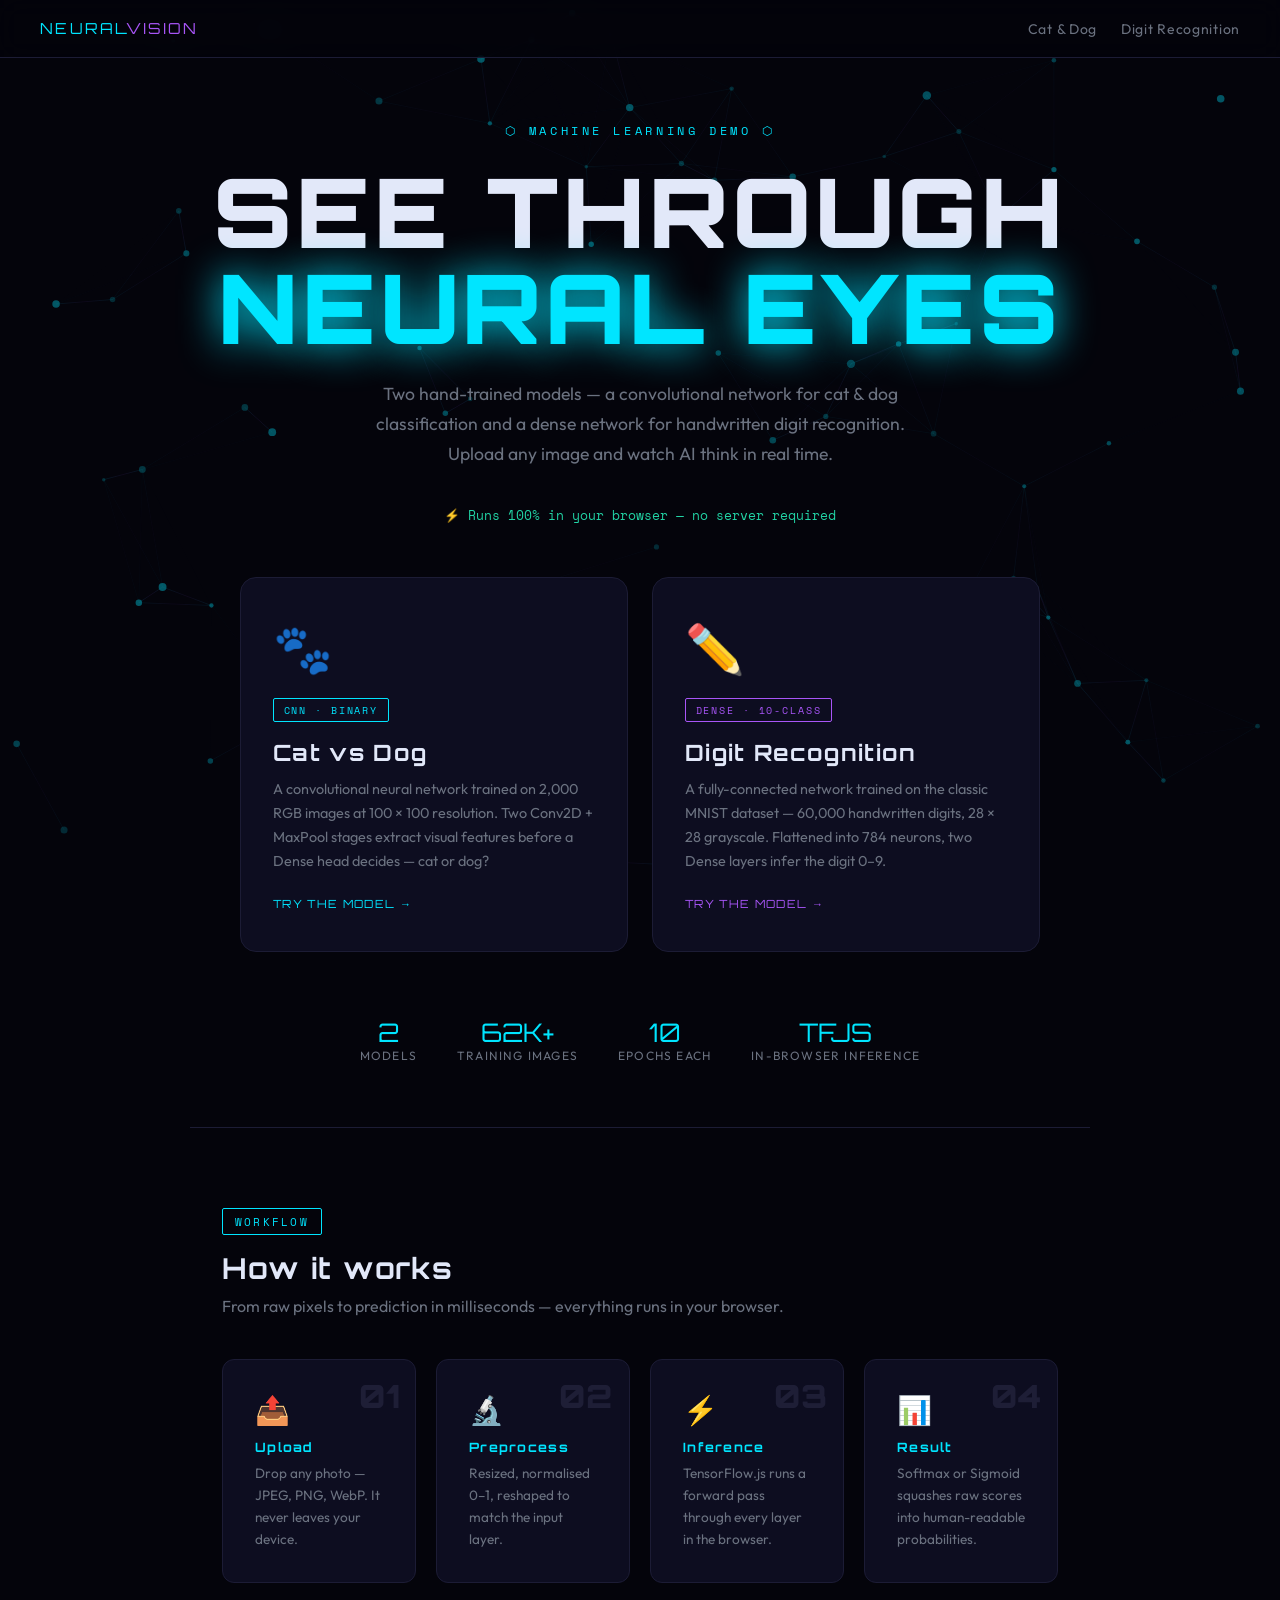
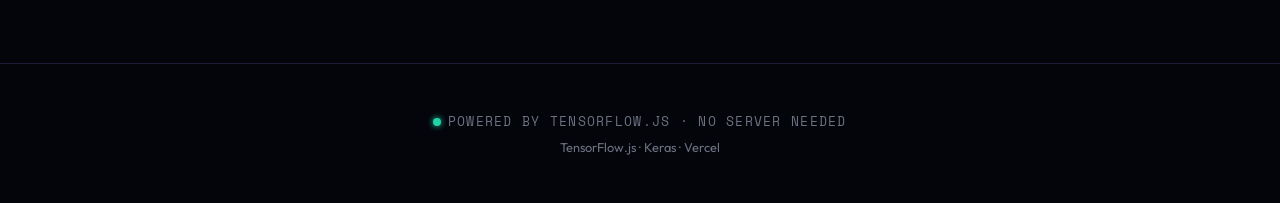
<file: index.html>
<!DOCTYPE html>
<html lang="en">
<head>
  <meta charset="UTF-8" />
  <meta name="viewport" content="width=device-width, initial-scale=1.0" />
  <title>Neural Vision — AI Image Classifier</title>
  <link rel="stylesheet" href="static/css/style.css" />
</head>
<body>

<canvas id="neural-canvas"></canvas>

<div class="page-wrap">

  <nav>
    <a class="nav-logo" href="index.html">NEURAL<span>VISION</span></a>
    <div class="nav-links">
      <a href="catdog.html">Cat &amp; Dog</a>
      <a href="mnist.html">Digit Recognition</a>
    </div>
  </nav>

  <section class="hero">
    <p class="hero-eyebrow">⬡ MACHINE LEARNING DEMO ⬡</p>

    <h1>
      SEE THROUGH<br>
      <span class="line2 glitch">NEURAL EYES</span>
    </h1>

    <p class="hero-sub">
      Two hand-trained models — a convolutional network for cat &amp; dog
      classification and a dense network for handwritten digit recognition.
      Upload any image and watch AI think in real time.
      <br><br>
      <span style="color:var(--green);font-family:var(--font-mono);font-size:.8rem">
        ⚡ Runs 100% in your browser — no server required
      </span>
    </p>

    <div class="model-cards">
      <a class="model-card cat-dog" href="catdog.html">
        <span class="card-icon">🐾</span>
        <span class="card-tag">CNN · BINARY</span>
        <h2 class="card-title">Cat vs Dog</h2>
        <p class="card-body">
          A convolutional neural network trained on 2,000 RGB images at 100 × 100
          resolution. Two Conv2D + MaxPool stages extract visual features before a
          Dense head decides — cat or dog?
        </p>
        <span class="card-cta">TRY THE MODEL →</span>
      </a>

      <a class="model-card mnist" href="mnist.html">
        <span class="card-icon">✏️</span>
        <span class="card-tag">DENSE · 10-CLASS</span>
        <h2 class="card-title">Digit Recognition</h2>
        <p class="card-body">
          A fully-connected network trained on the classic MNIST dataset — 60,000
          handwritten digits, 28 × 28 grayscale. Flattened into 784 neurons, two
          Dense layers infer the digit 0–9.
        </p>
        <span class="card-cta">TRY THE MODEL →</span>
      </a>
    </div>

    <div style="display:flex;gap:2.5rem;margin-top:4rem;flex-wrap:wrap;justify-content:center;">
      <div style="text-align:center">
        <div style="font-family:var(--font-head);font-size:1.6rem;color:var(--cyan)">2</div>
        <div style="font-size:.75rem;color:var(--muted);letter-spacing:.1em">MODELS</div>
      </div>
      <div style="text-align:center">
        <div style="font-family:var(--font-head);font-size:1.6rem;color:var(--cyan)">62K+</div>
        <div style="font-size:.75rem;color:var(--muted);letter-spacing:.1em">TRAINING IMAGES</div>
      </div>
      <div style="text-align:center">
        <div style="font-family:var(--font-head);font-size:1.6rem;color:var(--cyan)">10</div>
        <div style="font-size:.75rem;color:var(--muted);letter-spacing:.1em">EPOCHS EACH</div>
      </div>
      <div style="text-align:center">
        <div style="font-family:var(--font-head);font-size:1.6rem;color:var(--cyan)">TFJS</div>
        <div style="font-size:.75rem;color:var(--muted);letter-spacing:.1em">IN-BROWSER INFERENCE</div>
      </div>
    </div>
  </section>

  <section style="border-top:1px solid var(--border);padding:5rem 2rem;max-width:900px;margin:0 auto;">
    <p class="section-tag">WORKFLOW</p>
    <h2 class="section-title">How it works</h2>
    <p class="section-subtitle" style="margin-bottom:2.5rem">
      From raw pixels to prediction in milliseconds — everything runs in your browser.
    </p>

    <div style="display:grid;grid-template-columns:repeat(auto-fit,minmax(180px,1fr));gap:1.25rem;">
      <div class="glass-card" style="position:relative;overflow:hidden;">
        <span style="position:absolute;top:1rem;right:1rem;font-family:var(--font-head);font-size:2rem;color:var(--faint);font-weight:900">01</span>
        <span style="font-size:1.75rem;margin-bottom:.75rem;display:block">📤</span>
        <h3 style="font-family:var(--font-head);font-size:.8rem;letter-spacing:.1em;margin-bottom:.5rem;color:var(--cyan)">Upload</h3>
        <p style="font-size:.85rem;color:var(--muted);line-height:1.6">Drop any photo — JPEG, PNG, WebP. It never leaves your device.</p>
      </div>
      <div class="glass-card" style="position:relative;overflow:hidden;">
        <span style="position:absolute;top:1rem;right:1rem;font-family:var(--font-head);font-size:2rem;color:var(--faint);font-weight:900">02</span>
        <span style="font-size:1.75rem;margin-bottom:.75rem;display:block">🔬</span>
        <h3 style="font-family:var(--font-head);font-size:.8rem;letter-spacing:.1em;margin-bottom:.5rem;color:var(--cyan)">Preprocess</h3>
        <p style="font-size:.85rem;color:var(--muted);line-height:1.6">Resized, normalised 0–1, reshaped to match the input layer.</p>
      </div>
      <div class="glass-card" style="position:relative;overflow:hidden;">
        <span style="position:absolute;top:1rem;right:1rem;font-family:var(--font-head);font-size:2rem;color:var(--faint);font-weight:900">03</span>
        <span style="font-size:1.75rem;margin-bottom:.75rem;display:block">⚡</span>
        <h3 style="font-family:var(--font-head);font-size:.8rem;letter-spacing:.1em;margin-bottom:.5rem;color:var(--cyan)">Inference</h3>
        <p style="font-size:.85rem;color:var(--muted);line-height:1.6">TensorFlow.js runs a forward pass through every layer in the browser.</p>
      </div>
      <div class="glass-card" style="position:relative;overflow:hidden;">
        <span style="position:absolute;top:1rem;right:1rem;font-family:var(--font-head);font-size:2rem;color:var(--faint);font-weight:900">04</span>
        <span style="font-size:1.75rem;margin-bottom:.75rem;display:block">📊</span>
        <h3 style="font-family:var(--font-head);font-size:.8rem;letter-spacing:.1em;margin-bottom:.5rem;color:var(--cyan)">Result</h3>
        <p style="font-size:.85rem;color:var(--muted);line-height:1.6">Softmax or Sigmoid squashes raw scores into human-readable probabilities.</p>
      </div>
    </div>
  </section>

  <footer style="text-align:center;padding:3rem 2rem;border-top:1px solid var(--border);color:var(--muted);font-size:.8rem;">
    <p style="font-family:var(--font-mono);letter-spacing:.1em">
      <span class="pulse-dot"></span>POWERED BY TENSORFLOW.JS · NO SERVER NEEDED
    </p>
    <p style="margin-top:.5rem">TensorFlow.js · Keras · Vercel</p>
  </footer>

</div>

<script src="static/js/app.js"></script>
</body>
</html>
</file>
<file: static/css/style.css>
/* ── Neural Noir — Global Styles ─────────────────────────────────────────── */

@import url('https://fonts.googleapis.com/css2?family=Orbitron:wght@400;600;700;900&family=Outfit:wght@300;400;500;600&family=Space+Mono:wght@400;700&display=swap');

:root {
  --bg:        #04040b;
  --surface:   #0a0a18;
  --card:      #0d0d20;
  --border:    #1c1c35;
  --border2:   #2a2a4a;
  --cyan:      #00e5ff;
  --cyan-dim:  #00b4cc;
  --purple:    #a855f7;
  --purple-dim:#7c3aed;
  --orange:    #fb923c;
  --green:     #22d3a5;
  --red:       #f43f5e;
  --text:      #e2e8f9;
  --muted:     #6b7280;
  --faint:     #1e1e36;
  --glow-c:    rgba(0,229,255,.18);
  --glow-p:    rgba(168,85,247,.18);
  --font-head: 'Orbitron', sans-serif;
  --font-body: 'Outfit', sans-serif;
  --font-mono: 'Space Mono', monospace;
}

*, *::before, *::after { box-sizing: border-box; margin: 0; padding: 0; }

html { scroll-behavior: smooth; }

body {
  background: var(--bg);
  color: var(--text);
  font-family: var(--font-body);
  min-height: 100vh;
  overflow-x: hidden;
}

/* ── Scrollbar ─────────────────────────────────────────────────────────────── */
::-webkit-scrollbar { width: 6px; }
::-webkit-scrollbar-track { background: var(--surface); }
::-webkit-scrollbar-thumb { background: var(--border2); border-radius: 3px; }
::-webkit-scrollbar-thumb:hover { background: var(--cyan-dim); }

/* ── Canvas background ─────────────────────────────────────────────────────── */
#neural-canvas {
  position: fixed; inset: 0;
  width: 100%; height: 100%;
  pointer-events: none;
  z-index: 0;
  opacity: .55;
}

/* ── Shared layout ─────────────────────────────────────────────────────────── */
.page-wrap { position: relative; z-index: 1; }

/* ── Nav bar ──────────────────────────────────────────────────────────────── */
nav {
  display: flex; align-items: center; justify-content: space-between;
  padding: 1.2rem 2.5rem;
  border-bottom: 1px solid var(--border);
  backdrop-filter: blur(12px);
  background: rgba(4,4,11,.7);
  position: sticky; top: 0; z-index: 100;
}
.nav-logo {
  font-family: var(--font-head);
  font-size: .95rem; letter-spacing: .15em;
  color: var(--cyan);
  text-decoration: none;
}
.nav-logo span { color: var(--purple); }
.nav-links { display: flex; gap: 1.5rem; }
.nav-links a {
  color: var(--muted); font-size: .875rem; text-decoration: none;
  letter-spacing: .05em; transition: color .2s;
}
.nav-links a:hover { color: var(--cyan); }

/* ── Buttons ──────────────────────────────────────────────────────────────── */
.btn {
  display: inline-flex; align-items: center; gap: .5rem;
  padding: .75rem 1.75rem;
  border-radius: 6px;
  font-family: var(--font-head);
  font-size: .75rem; letter-spacing: .12em;
  font-weight: 600;
  cursor: pointer;
  border: none;
  transition: all .25s;
  text-decoration: none;
}
.btn-cyan {
  background: var(--cyan);
  color: #04040b;
  box-shadow: 0 0 20px rgba(0,229,255,.3);
}
.btn-cyan:hover {
  background: #fff;
  box-shadow: 0 0 30px rgba(0,229,255,.6);
  transform: translateY(-2px);
}
.btn-outline {
  background: transparent;
  color: var(--cyan);
  border: 1px solid var(--cyan);
}
.btn-outline:hover {
  background: var(--cyan);
  color: #04040b;
  box-shadow: 0 0 20px var(--glow-c);
}
.btn-purple {
  background: var(--purple);
  color: #fff;
  box-shadow: 0 0 20px var(--glow-p);
}
.btn-purple:hover {
  background: #c084fc;
  box-shadow: 0 0 35px rgba(168,85,247,.5);
  transform: translateY(-2px);
}
.btn:disabled {
  opacity: .4; cursor: not-allowed; transform: none !important;
}

/* ── Section headings ─────────────────────────────────────────────────────── */
.section-tag {
  display: inline-block;
  font-family: var(--font-mono);
  font-size: .7rem; letter-spacing: .2em;
  color: var(--cyan); padding: .25rem .75rem;
  border: 1px solid var(--cyan); border-radius: 2px;
  margin-bottom: 1rem;
}
.section-tag.purple { color: var(--purple); border-color: var(--purple); }

h2.section-title {
  font-family: var(--font-head);
  font-size: 1.8rem; font-weight: 700;
  line-height: 1.2; margin-bottom: .5rem;
  letter-spacing: .05em;
}
.section-subtitle { color: var(--muted); font-size: 1rem; line-height: 1.6; }

/* ── Cards ────────────────────────────────────────────────────────────────── */
.glass-card {
  background: var(--card);
  border: 1px solid var(--border);
  border-radius: 12px;
  padding: 2rem;
  transition: border-color .3s, box-shadow .3s;
}
.glass-card:hover {
  border-color: var(--border2);
}

/* ── Upload zone ──────────────────────────────────────────────────────────── */
.upload-zone {
  border: 2px dashed var(--border2);
  border-radius: 12px;
  padding: 3rem 2rem;
  text-align: center;
  cursor: pointer;
  transition: all .3s;
  position: relative;
}
.upload-zone:hover,
.upload-zone.drag-over {
  border-color: var(--cyan);
  background: rgba(0,229,255,.03);
  box-shadow: 0 0 30px var(--glow-c) inset, 0 0 30px var(--glow-c);
}
.upload-zone.has-file {
  border-style: solid;
  border-color: var(--green);
}
.upload-icon {
  font-size: 3rem; margin-bottom: 1rem; display: block;
  filter: drop-shadow(0 0 10px rgba(0,229,255,.4));
}
.upload-title {
  font-family: var(--font-head); font-size: .85rem; letter-spacing: .1em;
  margin-bottom: .5rem;
}
.upload-sub { color: var(--muted); font-size: .85rem; }
.upload-zone input[type=file] {
  position: absolute; inset: 0; opacity: 0; cursor: pointer;
}

/* ── Preview image ────────────────────────────────────────────────────────── */
#preview-wrap {
  display: none; margin-top: 1.5rem;
  text-align: center;
}
#preview-img {
  max-width: 220px; max-height: 220px;
  border-radius: 8px;
  border: 2px solid var(--border2);
  box-shadow: 0 0 20px rgba(0,229,255,.15);
}

/* ── Result panel ─────────────────────────────────────────────────────────── */
#result-panel { display: none; margin-top: 2rem; }
#result-panel.show { display: block; animation: fadeUp .5s ease both; }

@keyframes fadeUp {
  from { opacity: 0; transform: translateY(20px); }
  to   { opacity: 1; transform: translateY(0); }
}
@keyframes fadeIn {
  from { opacity: 0; } to { opacity: 1; }
}

.result-label {
  font-family: var(--font-head);
  font-size: 2.5rem; font-weight: 900;
  letter-spacing: .08em;
  color: var(--cyan);
  text-shadow: 0 0 20px var(--cyan);
}
.result-emoji { font-size: 3rem; margin-right: .5rem; }
.result-confidence {
  font-family: var(--font-mono);
  font-size: .9rem; color: var(--muted);
  margin-top: .25rem;
}

/* ── Confidence bar ───────────────────────────────────────────────────────── */
.conf-bar-wrap {
  margin-top: 1.25rem;
  background: var(--faint);
  border-radius: 100px; height: 10px; overflow: hidden;
}
.conf-bar {
  height: 100%; border-radius: 100px;
  background: linear-gradient(90deg, var(--cyan), var(--purple));
  width: 0; transition: width 1s cubic-bezier(.4,0,.2,1);
  box-shadow: 0 0 8px var(--glow-c);
}

/* ── Digit probability bars ───────────────────────────────────────────────── */
.digit-bars { display: grid; grid-template-columns: repeat(5,1fr); gap: .75rem; margin-top: 1.5rem; }
.digit-bar-item { text-align: center; }
.digit-label {
  font-family: var(--font-head); font-size: .7rem;
  color: var(--muted); margin-bottom: .3rem;
}
.digit-bar-vert-wrap {
  height: 80px; background: var(--faint);
  border-radius: 4px; display: flex; align-items: flex-end; overflow: hidden;
}
.digit-bar-vert {
  width: 100%; border-radius: 4px;
  background: linear-gradient(180deg, var(--purple), var(--cyan));
  height: 0; transition: height 1s cubic-bezier(.4,0,.2,1);
}
.digit-bar-item.active .digit-label { color: var(--cyan); }
.digit-bar-item.active .digit-bar-vert {
  background: linear-gradient(180deg, var(--cyan), var(--green));
  box-shadow: 0 0 10px var(--glow-c);
}

/* ── Architecture diagram ─────────────────────────────────────────────────── */
.arch-diagram {
  display: flex; align-items: center; gap: 0;
  overflow-x: auto; padding: 1.5rem 0;
  scrollbar-width: thin;
}
.arch-layer {
  display: flex; flex-direction: column; align-items: center;
  flex-shrink: 0; cursor: pointer;
}
.arch-box {
  padding: .6rem 1rem;
  border: 1px solid var(--border2);
  border-radius: 6px;
  font-family: var(--font-mono); font-size: .65rem;
  letter-spacing: .05em; text-align: center;
  transition: all .3s; min-width: 80px;
}
.arch-box:hover {
  border-color: var(--cyan);
  box-shadow: 0 0 12px var(--glow-c);
  color: var(--cyan);
}
.arch-label {
  font-size: .6rem; color: var(--muted);
  margin-top: .35rem; letter-spacing: .08em;
}
.arch-arrow {
  font-size: 1.2rem; color: var(--border2);
  margin: 0 .2rem; flex-shrink: 0;
  align-self: center;
}

/* ── Stat cards ─────────────────────────────────────────────────────────────*/
.stat-grid { display: grid; grid-template-columns: repeat(auto-fit, minmax(140px, 1fr)); gap: 1rem; }
.stat-card {
  background: var(--faint); border: 1px solid var(--border);
  border-radius: 8px; padding: 1.25rem; text-align: center;
}
.stat-value {
  font-family: var(--font-head); font-size: 1.5rem;
  color: var(--cyan); display: block; margin-bottom: .25rem;
}
.stat-desc { font-size: .75rem; color: var(--muted); letter-spacing: .05em; }

/* ── Fact cards ──────────────────────────────────────────────────────────── */
.fact-grid { display: grid; grid-template-columns: repeat(auto-fit, minmax(240px,1fr)); gap: 1rem; }
.fact-card {
  background: var(--faint); border: 1px solid var(--border);
  border-radius: 10px; padding: 1.5rem;
  transition: border-color .3s, transform .3s;
}
.fact-card:hover {
  border-color: var(--purple); transform: translateY(-3px);
  box-shadow: 0 8px 24px var(--glow-p);
}
.fact-icon { font-size: 1.5rem; margin-bottom: .75rem; display: block; }
.fact-title {
  font-family: var(--font-head); font-size: .75rem;
  letter-spacing: .1em; color: var(--purple); margin-bottom: .5rem;
}
.fact-body { font-size: .875rem; color: var(--muted); line-height: 1.6; }

/* ── Loading spinner ─────────────────────────────────────────────────────── */
.spinner {
  width: 36px; height: 36px;
  border: 3px solid var(--border2);
  border-top-color: var(--cyan);
  border-radius: 50%;
  animation: spin .8s linear infinite;
  margin: 1rem auto;
}
@keyframes spin { to { transform: rotate(360deg); } }

/* ── Error message ───────────────────────────────────────────────────────── */
.error-msg {
  color: var(--red); font-family: var(--font-mono);
  font-size: .8rem; margin-top: .75rem;
  padding: .75rem 1rem; background: rgba(244,63,94,.08);
  border: 1px solid rgba(244,63,94,.3); border-radius: 6px;
}

/* ── Landing page specifics ─────────────────────────────────────────────── */
.hero {
  min-height: calc(100vh - 64px);
  display: flex; flex-direction: column;
  align-items: center; justify-content: center;
  text-align: center; padding: 4rem 2rem;
}
.hero-eyebrow {
  font-family: var(--font-mono); font-size: .75rem;
  letter-spacing: .3em; color: var(--cyan); margin-bottom: 1.5rem;
}
.hero h1 {
  font-family: var(--font-head);
  font-size: clamp(2.5rem, 8vw, 6rem);
  font-weight: 900; line-height: 1;
  letter-spacing: .04em;
  margin-bottom: 1.5rem;
}
.hero h1 .line2 { color: var(--cyan); text-shadow: 0 0 40px var(--cyan); }
.hero-sub {
  font-size: 1.1rem; color: var(--muted); max-width: 540px;
  line-height: 1.7; margin-bottom: 3rem;
}

.model-cards {
  display: grid; grid-template-columns: repeat(auto-fit, minmax(300px,1fr));
  gap: 1.5rem; width: 100%; max-width: 800px; margin: 0 auto;
}
.model-card {
  background: var(--card); border: 1px solid var(--border);
  border-radius: 16px; padding: 2.5rem 2rem;
  text-align: left; text-decoration: none; color: inherit;
  transition: all .35s; position: relative; overflow: hidden;
  display: block;
}
.model-card::before {
  content: ''; position: absolute; inset: 0; opacity: 0;
  transition: opacity .35s;
  border-radius: inherit;
}
.model-card.cat-dog::before {
  background: radial-gradient(circle at 30% 50%, rgba(0,229,255,.08), transparent 60%);
}
.model-card.mnist::before {
  background: radial-gradient(circle at 70% 50%, rgba(168,85,247,.08), transparent 60%);
}
.model-card:hover { transform: translateY(-6px); }
.model-card.cat-dog:hover {
  border-color: var(--cyan); box-shadow: 0 20px 60px var(--glow-c);
}
.model-card.mnist:hover {
  border-color: var(--purple); box-shadow: 0 20px 60px var(--glow-p);
}
.model-card:hover::before { opacity: 1; }
.card-icon { font-size: 3rem; margin-bottom: 1.25rem; display: block; }
.card-tag {
  font-family: var(--font-mono); font-size: .65rem; letter-spacing: .18em;
  padding: .2rem .6rem; border-radius: 2px; margin-bottom: 1rem;
  display: inline-block;
}
.cat-dog .card-tag { color: var(--cyan); border: 1px solid var(--cyan); }
.mnist   .card-tag { color: var(--purple); border: 1px solid var(--purple); }
.card-title {
  font-family: var(--font-head); font-size: 1.4rem;
  letter-spacing: .06em; margin-bottom: .75rem;
}
.card-body { color: var(--muted); font-size: .9rem; line-height: 1.65; margin-bottom: 1.5rem; }
.card-cta {
  font-family: var(--font-head); font-size: .7rem;
  letter-spacing: .12em; display: flex; align-items: center; gap: .5rem;
}
.cat-dog .card-cta { color: var(--cyan); }
.mnist   .card-cta { color: var(--purple); }

/* ── Model page layout ───────────────────────────────────────────────────── */
.model-page { max-width: 960px; margin: 0 auto; padding: 3rem 1.5rem 6rem; }
.model-header { margin-bottom: 3rem; }
.model-hero-icon { font-size: 4rem; margin-bottom: 1rem; display: block; }
.model-title {
  font-family: var(--font-head);
  font-size: clamp(1.8rem, 5vw, 3rem);
  font-weight: 900; letter-spacing: .05em;
}
.model-title .accent { color: var(--cyan); }
.model-title .accent-p { color: var(--purple); }

.two-col { display: grid; grid-template-columns: 1fr 1fr; gap: 1.5rem; }
@media (max-width: 700px) { .two-col { grid-template-columns: 1fr; } }

.section { margin-top: 3.5rem; }

/* ── Tooltip ─────────────────────────────────────────────────────────────── */
[data-tip] { position: relative; }
[data-tip]::after {
  content: attr(data-tip);
  position: absolute; bottom: calc(100% + 8px); left: 50%;
  transform: translateX(-50%);
  background: var(--card); border: 1px solid var(--border2);
  border-radius: 6px; padding: .5rem .75rem;
  font-family: var(--font-body); font-size: .75rem; line-height: 1.4;
  color: var(--text); white-space: nowrap;
  opacity: 0; pointer-events: none; transition: opacity .2s;
  z-index: 50;
}
[data-tip]:hover::after { opacity: 1; }

/* ── Glitch heading animation ────────────────────────────────────────────── */
@keyframes glitch {
  0%,100% { clip-path: none; transform: none; }
  20% { clip-path: polygon(0 20%,100% 20%,100% 30%,0 30%); transform: translateX(-3px); }
  40% { clip-path: polygon(0 60%,100% 60%,100% 70%,0 70%); transform: translateX(3px); }
  60% { clip-path: none; transform: none; }
}
.glitch { animation: glitch 6s infinite; }

/* ── Pulse dot ───────────────────────────────────────────────────────────── */
.pulse-dot {
  display: inline-block; width: 8px; height: 8px;
  border-radius: 50%; background: var(--green);
  margin-right: .4rem;
  box-shadow: 0 0 6px var(--green);
  animation: pulse-anim 2s ease-in-out infinite;
}
@keyframes pulse-anim {
  0%,100% { opacity: 1; transform: scale(1); }
  50%      { opacity: .4; transform: scale(.7); }
}

/* ── Responsive ──────────────────────────────────────────────────────────── */
@media (max-width: 640px) {
  nav { padding: 1rem 1.25rem; }
  .hero h1 { font-size: 2.5rem; }
  .digit-bars { grid-template-columns: repeat(5,1fr); gap: .4rem; }
}
</file>
